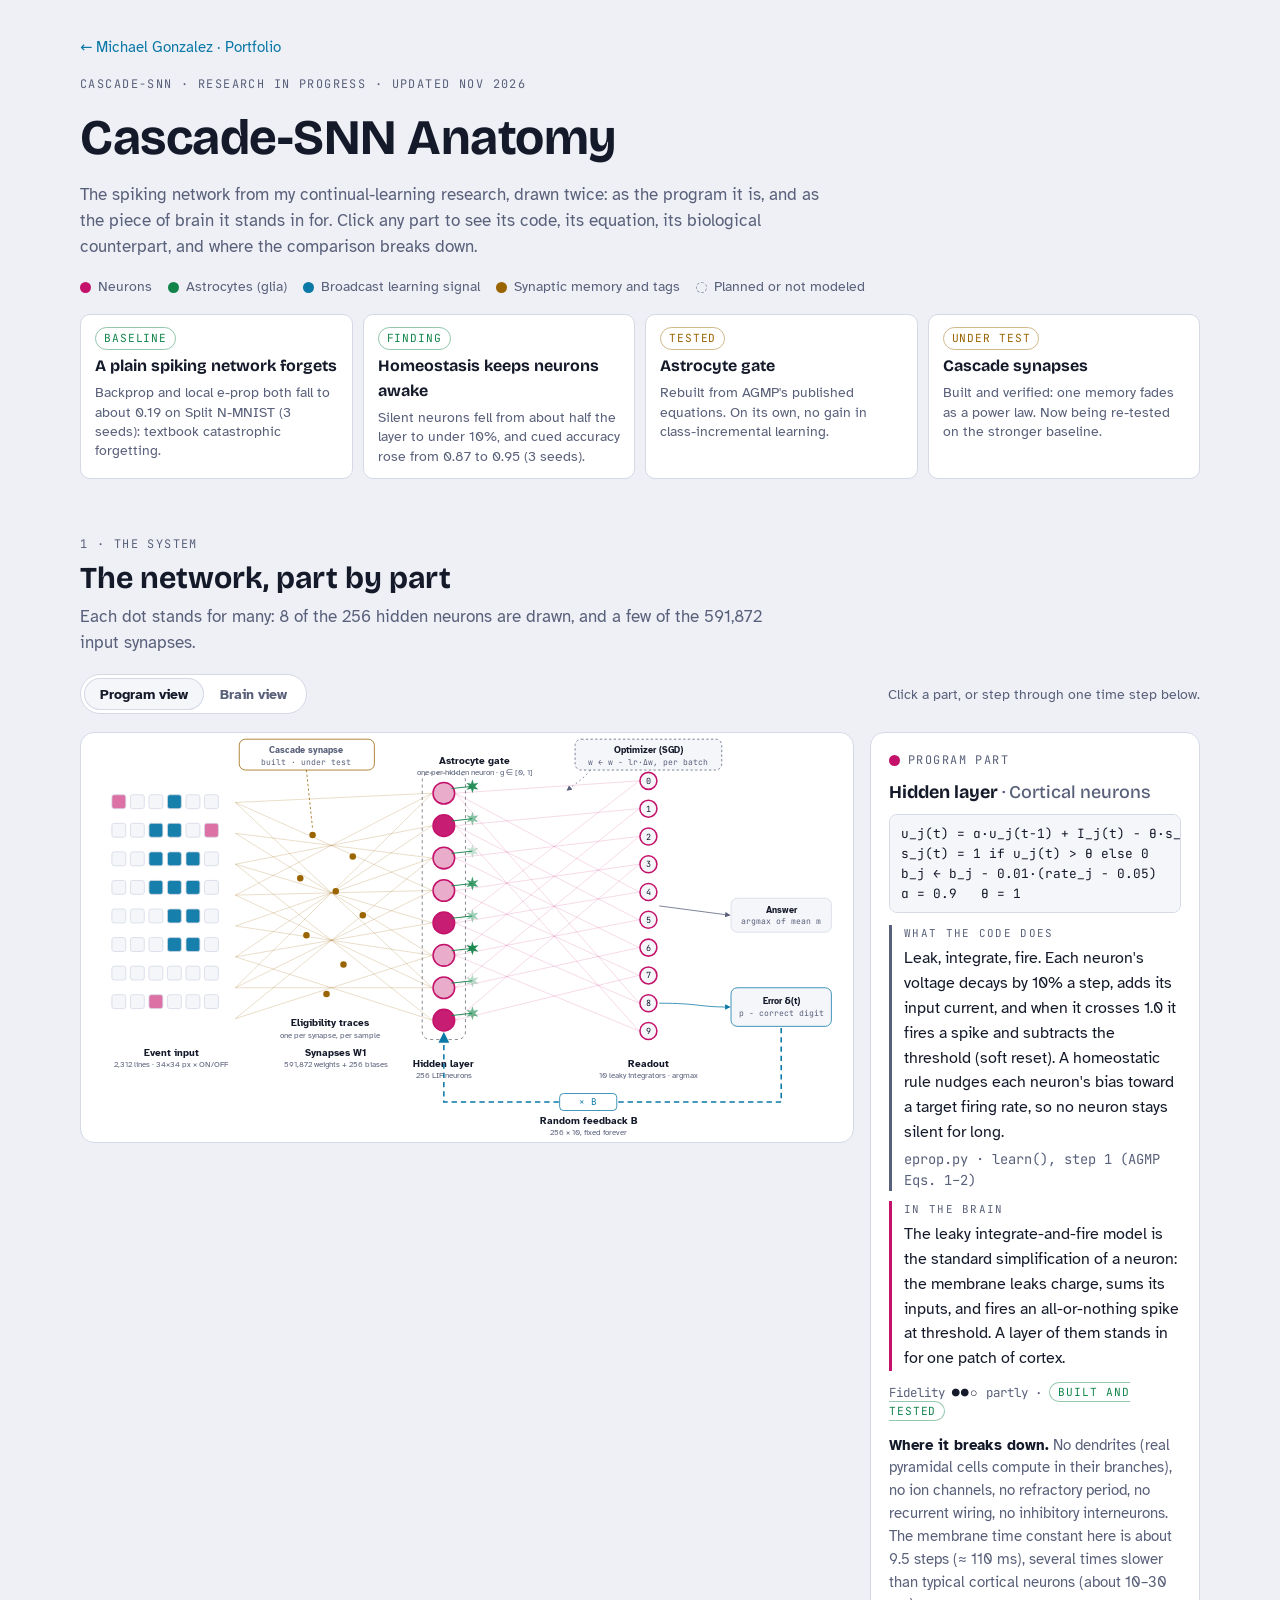
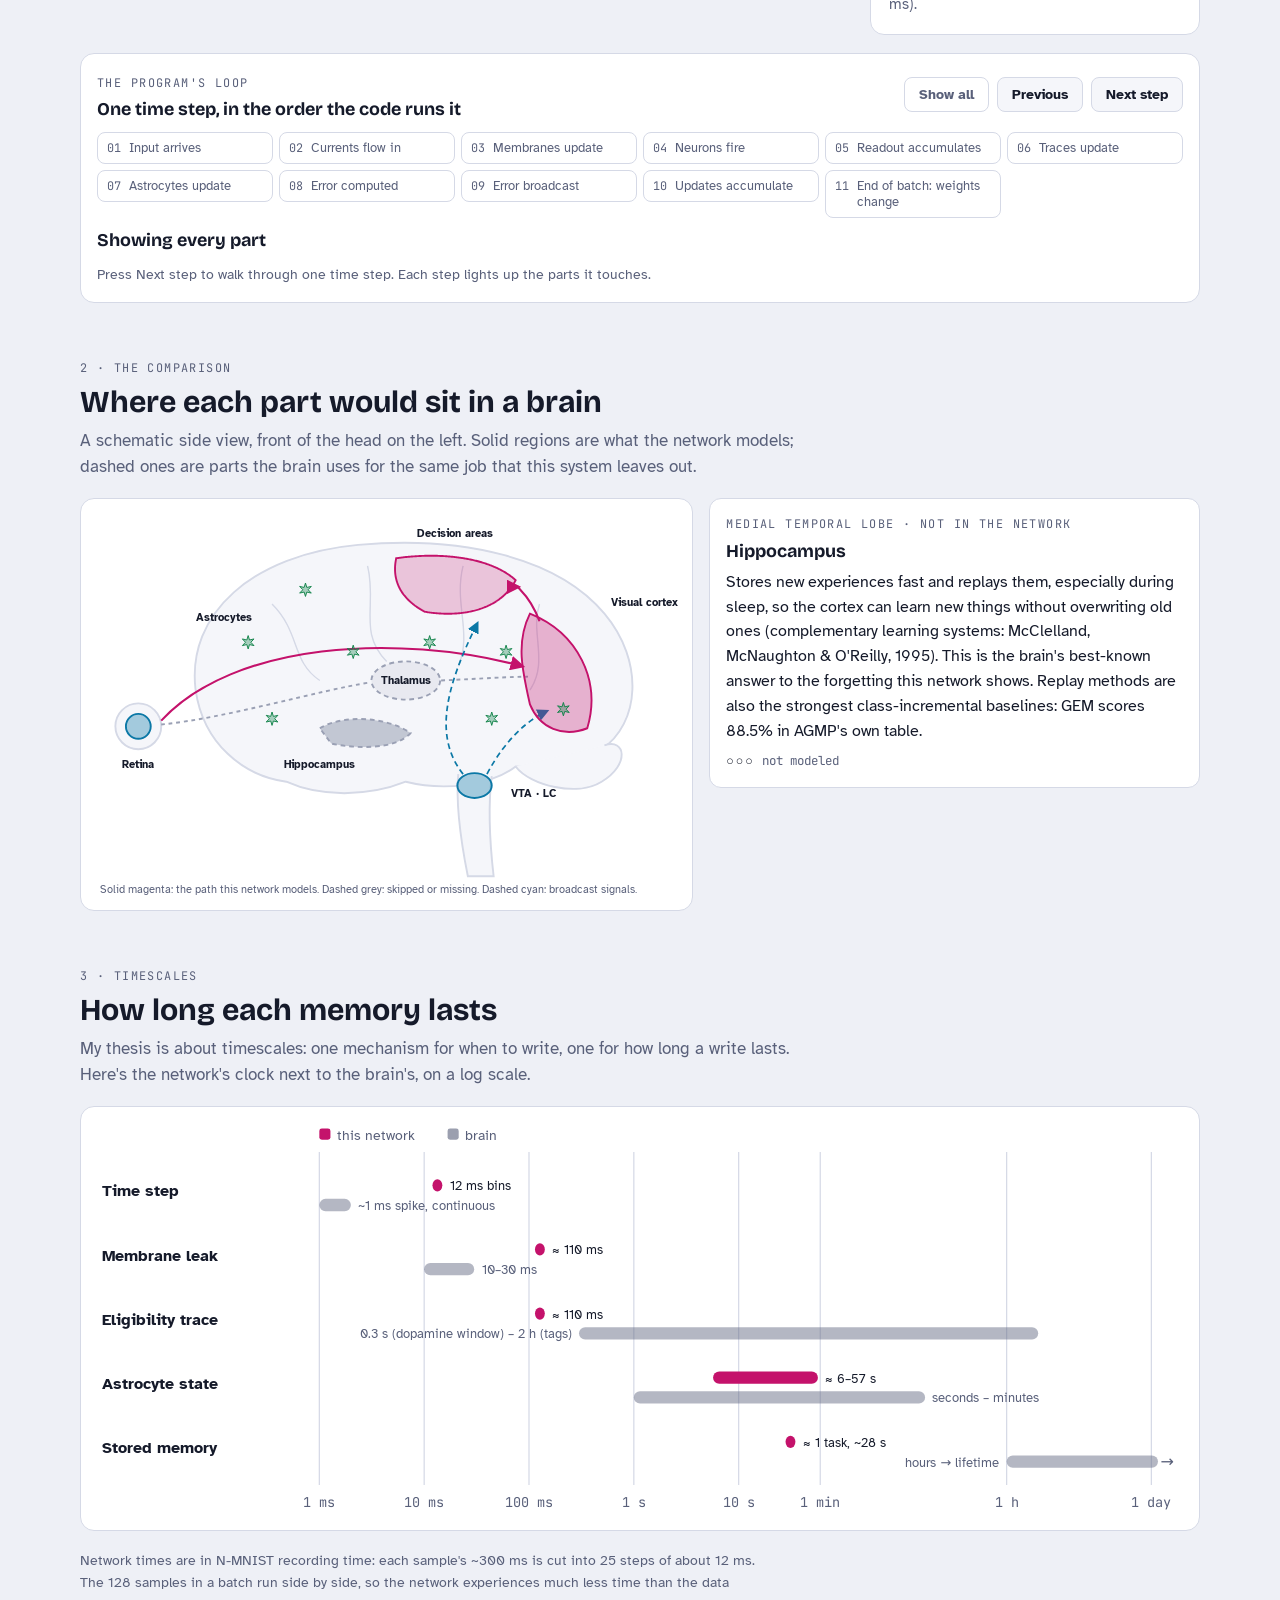
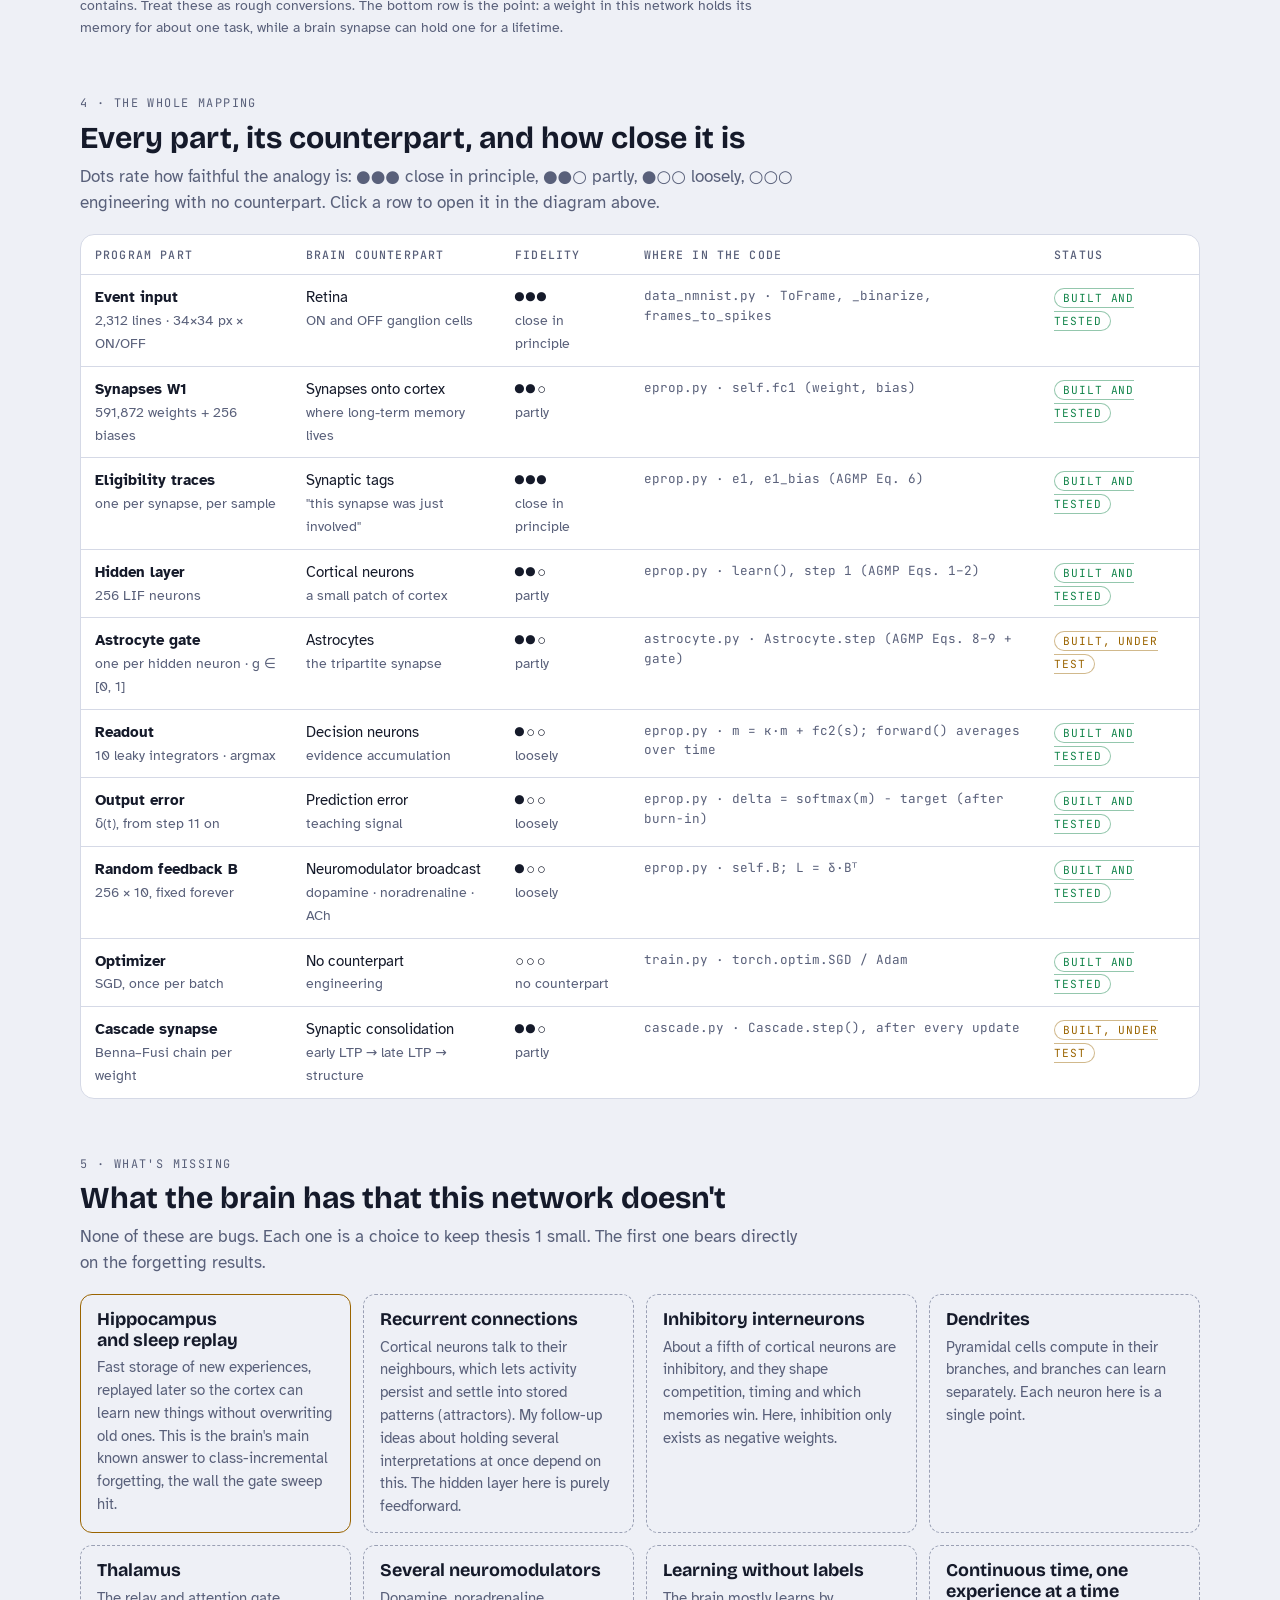
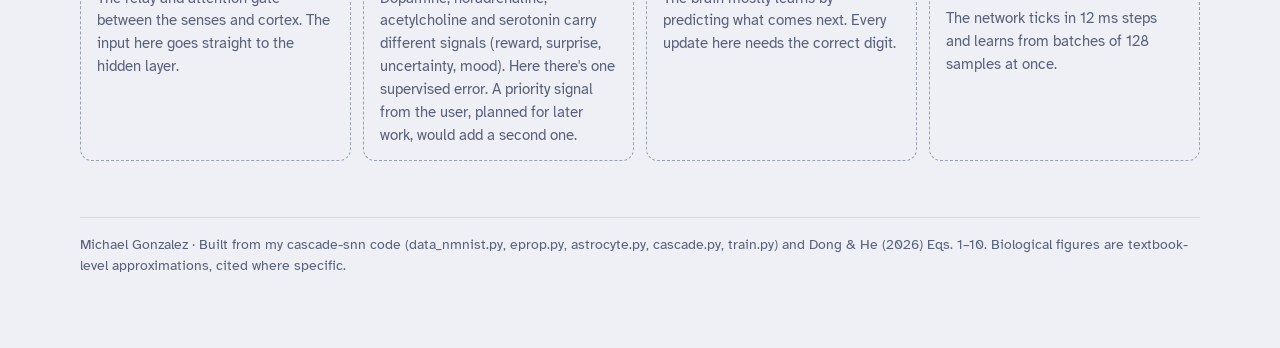
<file: neuromorphic/anatomy.html>
<!doctype html>
<html lang="en">
<head>
<meta charset="utf-8">
<meta name="viewport" content="width=device-width, initial-scale=1, viewport-fit=cover">
<meta name="description" content="An interactive map of Michael Gonzalez's spiking neural network research: each part of the network next to the piece of brain it stands in for.">
<title>Cascade-SNN Anatomy</title>
<link rel="preconnect" href="https://fonts.googleapis.com">
<link rel="preconnect" href="https://fonts.gstatic.com" crossorigin>
<link rel="stylesheet" href="https://fonts.googleapis.com/css2?family=Bricolage+Grotesque:opsz,wght@12..96,500;12..96,700&family=Atkinson+Hyperlegible:ital,wght@0,400;0,700;1,400&family=JetBrains+Mono:wght@400;500&display=swap">
<style>
/* Layout: a fluorescence-microscopy plate. Dark field by default, neurons in magenta,
   astrocytes in green (GFAP-style), broadcast signals in cyan, synaptic tags in amber.
   One wide interactive diagram, then the brain map, timescales and gaps. */
:root {
  --bg: #0a0c13; --surface: #121624; --surface-2: #1a1f31; --line: #2a3148;
  --ink: #e7eaf3; --muted: #8e95ad;
  --neuron: #ff5aa8; --astro: #5ee38c; --signal: #52cfff; --trace: #ffbf47; --missing: #5d647c;
  --glow: 0.55;
  --f-display: "Bricolage Grotesque", "Segoe UI", system-ui, sans-serif;
  --f-body: "Atkinson Hyperlegible", "Segoe UI", system-ui, sans-serif;
  --f-mono: "JetBrains Mono", ui-monospace, "SFMono-Regular", Menlo, monospace;
  color-scheme: dark;
}
@media (prefers-color-scheme: light) {
  :root:not([data-theme="dark"]) {
    --bg: #eef0f6; --surface: #ffffff; --surface-2: #f5f6fa; --line: #d5d9e6;
    --ink: #151a2a; --muted: #59607a;
    --neuron: #c4126b; --astro: #12844a; --signal: #0b78a6; --trace: #9a6400; --missing: #9aa0b4;
    --glow: 0; color-scheme: light;
  }
}
:root[data-theme="light"] {
  --bg: #eef0f6; --surface: #ffffff; --surface-2: #f5f6fa; --line: #d5d9e6;
  --ink: #151a2a; --muted: #59607a;
  --neuron: #c4126b; --astro: #12844a; --signal: #0b78a6; --trace: #9a6400; --missing: #9aa0b4;
  --glow: 0; color-scheme: light;
}
* { box-sizing: border-box; }
body {
  background: var(--bg); color: var(--ink); font-family: var(--f-body); font-size: 16px; line-height: 1.55;
  padding-left: max(16px, env(safe-area-inset-left, 0px)); padding-right: max(16px, env(safe-area-inset-right, 0px));
  padding-block: 28px 64px;
}
.wrap { max-width: 1120px; margin: 0 auto; display: flex; flex-direction: column; gap: 56px; }
h1, h2, h3 { font-family: var(--f-display); text-wrap: balance; margin: 0; line-height: 1.15; }
h1 { font-size: clamp(2rem, 5vw, 3.1rem); font-weight: 700; letter-spacing: -0.01em; }
h2 { font-size: clamp(1.4rem, 3vw, 1.9rem); font-weight: 700; }
h3 { font-size: 1.12rem; font-weight: 700; }
p { margin: 0; }
.lede { color: var(--muted); max-width: 68ch; font-size: 1.05rem; }
.eyebrow { font-family: var(--f-mono); font-size: 0.74rem; letter-spacing: 0.12em; text-transform: uppercase; color: var(--muted); }
code, .mono { font-family: var(--f-mono); font-size: 0.86em; }
section { display: flex; flex-direction: column; gap: 18px; }
.sec-head { display: flex; flex-direction: column; gap: 8px; max-width: 72ch; }

/* header */
header { display: flex; flex-direction: column; gap: 16px; }
.legend { display: flex; flex-wrap: wrap; gap: 8px 16px; font-size: 0.88rem; color: var(--muted); }
.legend span { display: inline-flex; align-items: center; gap: 7px; }
.sw { width: 11px; height: 11px; border-radius: 50%; display: inline-block; }
.sw.neuron { background: var(--neuron); } .sw.astro { background: var(--astro); }
.sw.signal { background: var(--signal); } .sw.trace { background: var(--trace); }
.sw.missing { border: 1.5px dashed var(--missing); }
.status { display: grid; grid-template-columns: repeat(auto-fit, minmax(220px, 1fr)); gap: 10px; }
.stat { background: var(--surface); border: 1px solid var(--line); border-radius: 10px; padding: 12px 14px; display: flex; flex-direction: column; gap: 4px; min-width: 0; }
.stat b { font-family: var(--f-display); font-size: 1rem; }
.stat small { color: var(--muted); font-size: 0.86rem; line-height: 1.4; }
.pill { font-family: var(--f-mono); font-size: 0.7rem; letter-spacing: 0.08em; text-transform: uppercase; padding: 2px 8px; border-radius: 999px; border: 1px solid var(--line); color: var(--muted); align-self: flex-start; }
.pill.done { color: var(--astro); border-color: color-mix(in srgb, var(--astro) 45%, transparent); }
.pill.test { color: var(--trace); border-color: color-mix(in srgb, var(--trace) 45%, transparent); }
.pill.next { color: var(--signal); border-color: color-mix(in srgb, var(--signal) 45%, transparent); }

/* toggle */
.toolbar { display: flex; flex-wrap: wrap; align-items: center; gap: 12px 18px; justify-content: space-between; }
.seg { display: inline-flex; background: var(--surface); border: 1px solid var(--line); border-radius: 999px; padding: 3px; }
.seg button { font: 600 0.9rem var(--f-body); color: var(--muted); background: transparent; border: 0; border-radius: 999px; padding: 7px 16px; cursor: pointer; }
.seg button[aria-pressed="true"] { background: var(--surface-2); color: var(--ink); box-shadow: inset 0 0 0 1px var(--line); }
button:focus-visible, [tabindex]:focus-visible { outline: 2px solid var(--signal); outline-offset: 2px; }
.hint { font-size: 0.86rem; color: var(--muted); }

/* diagram + detail */
.stage { display: grid; grid-template-columns: minmax(0, 1fr) 330px; gap: 16px; align-items: start; }
@media (max-width: 900px) { .stage { grid-template-columns: minmax(0, 1fr); } }
.plate { background: var(--surface); border: 1px solid var(--line); border-radius: 14px; overflow-x: auto; }
.plate svg { display: block; width: 100%; min-width: 720px; height: auto; }
svg text { font-family: var(--f-body); fill: var(--ink); }
svg .lbl { font-size: 13px; font-weight: 700; }
svg .sub { font-size: 11px; fill: var(--muted); }
svg .mono { font-family: var(--f-mono); font-size: 10.5px; fill: var(--muted); }
.part { cursor: pointer; transition: opacity 0.25s; }
.part:hover .hit, .part.sel .hit { stroke: var(--ink); stroke-opacity: 0.55; }
.hit { fill: transparent; stroke: transparent; stroke-width: 1.2; stroke-dasharray: 4 4; }
.dimmed .part:not(.lit) { opacity: 0.22; }
.part.lit .glowable { filter: drop-shadow(0 0 6px currentColor); }

.detail { background: var(--surface); border: 1px solid var(--line); border-radius: 14px; padding: 18px; display: flex; flex-direction: column; gap: 12px; min-width: 0; position: sticky; top: calc(env(safe-area-inset-top, 0px) + 12px); }
@media (max-width: 900px) { .detail { position: static; } }
.detail .kind { display: flex; align-items: center; gap: 8px; }
.detail .pair { display: grid; grid-template-columns: 1fr; gap: 10px; }
.side { border-left: 3px solid var(--line); padding-left: 12px; display: flex; flex-direction: column; gap: 4px; }
.side.prog { border-color: var(--muted); }
.side.brain { border-color: var(--neuron); }
.side .eyebrow { font-size: 0.68rem; }
.eq { font-family: var(--f-mono); font-size: 0.8rem; background: var(--surface-2); border: 1px solid var(--line); border-radius: 8px; padding: 9px 11px; overflow-x: auto; white-space: pre; color: var(--ink); }
.fid { font-family: var(--f-mono); font-size: 0.78rem; color: var(--muted); }
.fid .dots { letter-spacing: 2px; color: var(--ink); }
.breaks { font-size: 0.92rem; color: var(--muted); }
.breaks b { color: var(--ink); }

/* stepper */
.stepper { display: grid; grid-template-columns: minmax(0, 1fr); gap: 12px; background: var(--surface); border: 1px solid var(--line); border-radius: 14px; padding: 16px; }
.steprow { display: flex; flex-wrap: wrap; align-items: center; gap: 10px; justify-content: space-between; }
.stepbtns { display: flex; gap: 8px; }
.btn { font: 700 0.88rem var(--f-body); color: var(--ink); background: var(--surface-2); border: 1px solid var(--line); border-radius: 8px; padding: 8px 14px; cursor: pointer; }
.btn:hover { border-color: var(--muted); }
.btn.ghost { background: transparent; color: var(--muted); }
.steps { list-style: none; margin: 0; padding: 0; display: grid; grid-template-columns: repeat(auto-fill, minmax(160px, 1fr)); gap: 6px; }
.steps li button { width: 100%; text-align: left; font: 0.82rem var(--f-body); color: var(--muted); background: transparent; border: 1px solid var(--line); border-radius: 8px; padding: 7px 9px; cursor: pointer; display: flex; gap: 8px; align-items: baseline; }
.steps li button .n { font-family: var(--f-mono); font-size: 0.74rem; color: var(--muted); }
.steps li button[aria-current="step"] { color: var(--ink); border-color: var(--ink); background: var(--surface-2); }
.stepnow { display: grid; grid-template-columns: minmax(0, 1fr) minmax(0, 1fr); gap: 14px; }
@media (max-width: 700px) { .stepnow { grid-template-columns: minmax(0, 1fr); } }
.stepnow h3 { grid-column: 1 / -1; }

/* brain map */
.brainwrap { display: grid; grid-template-columns: minmax(0, 1.25fr) minmax(0, 1fr); gap: 16px; align-items: start; }
@media (max-width: 900px) { .brainwrap { grid-template-columns: minmax(0, 1fr); } }
.brainplate { background: var(--surface); border: 1px solid var(--line); border-radius: 14px; overflow-x: auto; }
.brainplate svg { display: block; width: 100%; min-width: 520px; height: auto; }
.region { cursor: pointer; }
.region .rfill { transition: fill-opacity 0.2s; }
.region:hover .rfill, .region.sel .rfill { fill-opacity: 0.55; }
.regionlist { display: flex; flex-direction: column; gap: 8px; }
.rcard { background: var(--surface); border: 1px solid var(--line); border-radius: 12px; padding: 16px; display: flex; flex-direction: column; gap: 8px; }

/* timescales */
.ladder { background: var(--surface); border: 1px solid var(--line); border-radius: 14px; padding: 8px 4px; overflow-x: auto; }
.ladder svg { display: block; width: 100%; min-width: 680px; height: auto; }
.note { font-size: 0.9rem; color: var(--muted); max-width: 75ch; }

/* table */
.tablewrap { overflow-x: auto; background: var(--surface); border: 1px solid var(--line); border-radius: 14px; }
table { border-collapse: collapse; width: 100%; min-width: 760px; font-size: 0.92rem; }
th, td { text-align: left; padding: 11px 14px; border-bottom: 1px solid var(--line); vertical-align: top; }
th { font-family: var(--f-mono); font-size: 0.72rem; letter-spacing: 0.1em; text-transform: uppercase; color: var(--muted); font-weight: 500; }
tr:last-child td { border-bottom: 0; }
td .dots { font-family: var(--f-mono); letter-spacing: 2px; }
tbody tr { cursor: pointer; }
tbody tr:hover td { background: var(--surface-2); }

/* gaps */
.gaps { display: grid; grid-template-columns: repeat(auto-fit, minmax(250px, 1fr)); gap: 12px; }
.gap { border: 1.5px dashed var(--missing); border-radius: 12px; padding: 14px 16px; display: flex; flex-direction: column; gap: 6px; min-width: 0; }
.gap.key { border-style: solid; border-color: var(--trace); }
.gap p { font-size: 0.92rem; color: var(--muted); }
.back { color: var(--signal); font-size: 0.92rem; text-decoration: none; align-self: flex-start; }
.back:hover { text-decoration: underline; }
footer { color: var(--muted); font-size: 0.85rem; border-top: 1px solid var(--line); padding-top: 16px; }
@media (prefers-reduced-motion: reduce) { * { transition: none !important; animation: none !important; } }
</style>
</head>
<body>
<div class="wrap">
  <header>
    <a class="back" href="../">← Michael Gonzalez · Portfolio</a>
    <span class="eyebrow">cascade-snn · research in progress · updated Nov 2026</span>
    <h1>Cascade-SNN Anatomy</h1>
    <p class="lede">The spiking network from my continual-learning research, drawn twice: as the program it is, and as the piece of brain it stands in for. Click any part to see its code, its equation, its biological counterpart, and where the comparison breaks down.</p>
    <div class="legend" aria-label="Color key">
      <span><i class="sw neuron"></i>Neurons</span>
      <span><i class="sw astro"></i>Astrocytes (glia)</span>
      <span><i class="sw signal"></i>Broadcast learning signal</span>
      <span><i class="sw trace"></i>Synaptic memory and tags</span>
      <span><i class="sw missing"></i>Planned or not modeled</span>
    </div>
    <div class="status">
      <div class="stat"><span class="pill done">Baseline</span><b>A plain spiking network forgets</b><small>Backprop and local e-prop both fall to about 0.19 on Split N-MNIST (3 seeds): textbook catastrophic forgetting.</small></div>
      <div class="stat"><span class="pill done">Finding</span><b>Homeostasis keeps neurons awake</b><small>Silent neurons fell from about half the layer to under 10%, and cued accuracy rose from 0.87 to 0.95 (3 seeds).</small></div>
      <div class="stat"><span class="pill test">Tested</span><b>Astrocyte gate</b><small>Rebuilt from AGMP's published equations. On its own, no gain in class-incremental learning.</small></div>
      <div class="stat"><span class="pill test">Under test</span><b>Cascade synapses</b><small>Built and verified: one memory fades as a power law. Now being re-tested on the stronger baseline.</small></div>
    </div>
  </header>

  <section aria-labelledby="sys-h">
    <div class="sec-head">
      <span class="eyebrow">1 · the system</span>
      <h2 id="sys-h">The network, part by part</h2>
      <p class="lede">Each dot stands for many: 8 of the 256 hidden neurons are drawn, and a few of the 591,872 input synapses.</p>
    </div>
    <div class="toolbar">
      <div class="seg" role="group" aria-label="Label the diagram as">
        <button type="button" id="view-prog" aria-pressed="true">Program view</button>
        <button type="button" id="view-brain" aria-pressed="false">Brain view</button>
      </div>
      <span class="hint">Click a part, or step through one time step below.</span>
    </div>
    <div class="stage">
      <div class="plate"><svg id="net" viewBox="0 0 1000 530" role="img" aria-label="Network diagram: event inputs, synapses, hidden LIF neurons with astrocytes, readout neurons, error and random feedback"></svg></div>
      <aside class="detail" id="detail" aria-live="polite"></aside>
    </div>

    <div class="stepper" id="stepper">
      <div class="steprow">
        <div><span class="eyebrow">the program's loop</span><h3 style="margin-top:4px">One time step, in the order the code runs it</h3></div>
        <div class="stepbtns">
          <button type="button" class="btn ghost" id="step-off">Show all</button>
          <button type="button" class="btn" id="step-prev">Previous</button>
          <button type="button" class="btn" id="step-next">Next step</button>
        </div>
      </div>
      <ol class="steps" id="steplist"></ol>
      <div class="stepnow" id="stepnow"></div>
    </div>
  </section>

  <section aria-labelledby="brain-h">
    <div class="sec-head">
      <span class="eyebrow">2 · the comparison</span>
      <h2 id="brain-h">Where each part would sit in a brain</h2>
      <p class="lede">A schematic side view, front of the head on the left. Solid regions are what the network models; dashed ones are parts the brain uses for the same job that this system leaves out.</p>
    </div>
    <div class="brainwrap">
      <div class="brainplate"><svg id="brain" viewBox="0 0 640 430" role="img" aria-label="Schematic brain with the regions this network corresponds to"></svg></div>
      <div class="regionlist"><div class="rcard" id="rcard"></div></div>
    </div>
  </section>

  <section aria-labelledby="time-h">
    <div class="sec-head">
      <span class="eyebrow">3 · timescales</span>
      <h2 id="time-h">How long each memory lasts</h2>
      <p class="lede">My thesis is about timescales: one mechanism for when to write, one for how long a write lasts. Here's the network's clock next to the brain's, on a log scale.</p>
    </div>
    <div class="ladder"><svg id="ladder" viewBox="0 0 900 330" role="img" aria-label="Timescale comparison on a log axis from 1 millisecond to about a day"></svg></div>
    <p class="note">Network times are in N-MNIST recording time: each sample's ~300 ms is cut into 25 steps of about 12 ms. The 128 samples in a batch run side by side, so the network experiences much less time than the data contains. Treat these as rough conversions. The bottom row is the point: a weight in this network holds its memory for about one task, while a brain synapse can hold one for a lifetime.</p>
  </section>

  <section aria-labelledby="table-h">
    <div class="sec-head">
      <span class="eyebrow">4 · the whole mapping</span>
      <h2 id="table-h">Every part, its counterpart, and how close it is</h2>
      <p class="lede">Dots rate how faithful the analogy is: ●●● close in principle, ●●○ partly, ●○○ loosely, ○○○ engineering with no counterpart. Click a row to open it in the diagram above.</p>
    </div>
    <div class="tablewrap"><table><thead><tr><th>Program part</th><th>Brain counterpart</th><th>Fidelity</th><th>Where in the code</th><th>Status</th></tr></thead><tbody id="maptable"></tbody></table></div>
  </section>

  <section aria-labelledby="gap-h">
    <div class="sec-head">
      <span class="eyebrow">5 · what's missing</span>
      <h2 id="gap-h">What the brain has that this network doesn't</h2>
      <p class="lede">None of these are bugs. Each one is a choice to keep thesis 1 small. The first one bears directly on the forgetting results.</p>
    </div>
    <div class="gaps" id="gaps"></div>
  </section>

  <footer>Michael Gonzalez · Built from my cascade-snn code (data_nmnist.py, eprop.py, astrocyte.py, cascade.py, train.py) and Dong &amp; He (2026) Eqs. 1–10. Biological figures are textbook-level approximations, cited where specific.</footer>
</div>

<script>
(() => {
  const NS = "http://www.w3.org/2000/svg";
  const FID = { close: ["●●●", "close in principle"], partial: ["●●○", "partly"], loose: ["●○○", "loosely"], none: ["○○○", "no counterpart"], planned: ["◌◌◌", "planned"] };
  const STATUS = { built: ["Built and tested", "done"], test: ["Built, under test", "test"], planned: ["Planned", "next"], off: ["Built, off by default", ""] };

  const P = {
    input: {
      prog: "Event input", brain: "Retina",
      progSub: "2,312 lines · 34×34 px × ON/OFF", brainSub: "ON and OFF ganglion cells",
      color: "signal", code: "data_nmnist.py · ToFrame, _binarize, frames_to_spikes",
      eq: "x_i(t) ∈ {0, 1}     i = 1 … 2,312\n25 time steps per sample (~12 ms each)",
      does: "Every time step, each of 2,312 lines carries a spike or nothing: one line per pixel per polarity (got brighter, got darker). No rate coding here; the camera made the spikes.",
      bio: "The camera that recorded N-MNIST (a DVS) was designed after the retina. Its pixels report only changes, like ON and OFF retinal ganglion cells, and the recording's three small camera movements imitate eye saccades.",
      fid: "close",
      breaks: "34×34 pixels instead of about a million ganglion cells per eye, no center-surround filtering, no color. And the signal jumps straight into the \"cortex\": no thalamus, no V1 → V2 hierarchy.",
      status: "built"
    },
    w1: {
      prog: "Synapses W1", brain: "Synapses onto cortex",
      progSub: "591,872 weights + 256 biases", brainSub: "where long-term memory lives",
      color: "trace", code: "eprop.py · self.fc1 (weight, bias)",
      eq: "I_j(t) = Σ_i W1_ji · x_i(t) + b1_j",
      does: "Each input spike adds its weight to the receiving neuron's current. These numbers are the network's long-term memory: learning means changing them.",
      bio: "A synapse's strength sets how far one incoming spike moves the receiving neuron's voltage. Long-term memory is stored in these strengths, in brains and in this network alike.",
      fid: "partial",
      breaks: "Every input connects to every hidden neuron, and one input can excite one neuron and inhibit another. Real neurons are either excitatory or inhibitory for all their outputs (Dale's law), and wiring is sparse. Each weight is a single number; real synapses store memory in several biochemical stages. <b>That gap is my thesis: the cascade adds those stages.</b>",
      status: "built"
    },
    hidden: {
      prog: "Hidden layer", brain: "Cortical neurons",
      progSub: "256 LIF neurons", brainSub: "a small patch of cortex",
      color: "neuron", code: "eprop.py · learn(), step 1 (AGMP Eqs. 1–2)",
      eq: "u_j(t) = α·u_j(t−1) + I_j(t) − θ·s_j(t−1)\ns_j(t) = 1 if u_j(t) > θ else 0\nb_j ← b_j − 0.01·(rate_j − 0.05)\nα = 0.9   θ = 1",
      does: "Leak, integrate, fire. Each neuron's voltage decays by 10% a step, adds its input current, and when it crosses 1.0 it fires a spike and subtracts the threshold (soft reset). A homeostatic rule nudges each neuron's bias toward a target firing rate, so no neuron stays silent for long.",
      bio: "The leaky integrate-and-fire model is the standard simplification of a neuron: the membrane leaks charge, sums its inputs, and fires an all-or-nothing spike at threshold. A layer of them stands in for one patch of cortex.",
      fid: "partial",
      breaks: "No dendrites (real pyramidal cells compute in their branches), no ion channels, no refractory period, no recurrent wiring, no inhibitory interneurons. The membrane time constant here is about 9.5 steps (≈ 110 ms), several times slower than typical cortical neurons (about 10–30 ms).",
      status: "built"
    },
    readout: {
      prog: "Readout", brain: "Decision neurons",
      progSub: "10 leaky integrators · argmax", brainSub: "evidence accumulation",
      color: "neuron", code: "eprop.py · m = κ·m + fc2(s); forward() averages over time",
      eq: "m_k(t) = κ·m_k(t−1) + Σ_j W2_kj·s_j(t) + b2_k\nanswer = argmax_k  mean_t m_k(t)     κ = 0.9",
      does: "One neuron per digit. Each one accumulates evidence from hidden spikes and never fires. At the end, the digit with the highest average voltage is the answer.",
      bio: "In decision tasks, neurons in parietal and prefrontal cortex ramp up as evidence for one choice builds, until one choice wins. That's the evidence-accumulation (drift-diffusion) picture.",
      fid: "loose",
      breaks: "These neurons never spike, and the final choice is an argmax computed by the program, not a competition between neurons. <b>In class-incremental learning this layer is where most of the forgetting happens:</b> training on new digits pushes the old digits' scores down.",
      status: "built"
    },
    trace: {
      prog: "Eligibility traces", brain: "Synaptic tags",
      progSub: "one per synapse, per sample", brainSub: "\"this synapse was just involved\"",
      color: "trace", code: "eprop.py · e1, e1_bias (AGMP Eq. 6)",
      eq: "e_ji(t) = λ_e·e_ji(t−1) + ψ_j(t)·x_i(t)\nψ(u) = γ·max(0, 1 − |u − θ|/θ)     λ_e = 0.9  γ = 0.3",
      does: "Each synapse keeps a fading record of \"my input arrived while my neuron was close to firing\". It's a candidate change, waiting for the error signal to say whether to make it.",
      bio: "Recently active synapses get a temporary tag, and a later signal can turn that tag into a lasting change. Dopamine strengthens a synapse only if it arrives within about 0.3–2 seconds of the activity (Yagishita et al., 2014). Molecular tags can last 1–2 hours (Frey & Morris, 1997).",
      fid: "close",
      breaks: "Ours fade within about 10 steps (≈ 110 ms), far shorter than biological tags. ψ, the surrogate gradient, is a mathematical stand-in for how sensitive a spike is to voltage; no specific molecule plays that role.",
      status: "built"
    },
    error: {
      prog: "Output error", brain: "Prediction error",
      progSub: "δ(t), from step 11 on", brainSub: "teaching signal",
      color: "signal", code: "eprop.py · delta = softmax(m) − target (after burn-in)",
      eq: "δ_k(t) = softmax(m(t))_k − [k = correct digit]\nskipped for the first 10 steps (burn-in)",
      does: "At each step after the first 10, compares the readout's current opinion with the correct digit, giving 10 numbers: how wrong each digit's score is.",
      bio: "The nearest brain analog is a prediction-error signal, such as dopamine's reward prediction error: the difference between what was expected and what happened.",
      fid: "loose",
      breaks: "This needs the correct answer for every sample. Brains rarely get a labeled answer, and a personal AI learning from someone's life won't either. Removing labels is the self-supervised step planned for later work.",
      status: "built"
    },
    B: {
      prog: "Random feedback B", brain: "Neuromodulator broadcast",
      progSub: "256 × 10, fixed forever", brainSub: "dopamine · noradrenaline · ACh",
      color: "signal", code: "eprop.py · self.B;  L = δ·Bᵀ",
      eq: "L_j(t) = Σ_k B_jk · δ_k(t)\nB ~ Normal(0, 1/√10), never trained",
      does: "Sends each hidden neuron a mix of the 10 output errors through a fixed random matrix. That mix is the neuron's learning signal. My runs show it still teaches: each task is learned to 92–100%.",
      bio: "Diffuse neuromodulator systems broadcast widely: dopamine from the VTA, noradrenaline from the locus coeruleus, acetylcholine from the basal forebrain. Feedback alignment (Lillicrap et al., 2016) showed that random fixed feedback can still teach a network, one proposed answer to how a brain could learn without sending exact weights backward.",
      fid: "loose",
      breaks: "Neuromodulators carry a few signals to whole regions; this sends a different 10-number mix to every neuron, and it carries supervised errors, not rewards.",
      status: "built"
    },
    astro: {
      prog: "Astrocyte gate", brain: "Astrocytes",
      progSub: "one per hidden neuron · g ∈ [0, 1]", brainSub: "the tripartite synapse",
      color: "astro", code: "astrocyte.py · Astrocyte.step (AGMP Eqs. 8–9 + gate)",
      eq: "φ = η_u|u| + η_s Σ|w|·s + η_o·s\na ← λ_a·a + (1 − λ_a)·φ\ng = σ(k_g · (a − μ)/σ_a + β_g)",
      does: "Tracks each neuron's long-run activity, compares it with the rest of the layer, and turns it into a write permission between 0 (frozen) and 1 (free) that multiplies the neuron's updates.",
      bio: "Astrocytes are glial cells whose fine processes wrap around synapses. They sense activity through slow calcium signals lasting seconds to minutes and release gliotransmitters such as D-serine, which some forms of long-term potentiation need (Henneberger et al., 2010). They can switch plasticity on or off locally.",
      fid: "partial",
      breaks: "One astrocyte per neuron here; a real one covers about 140,000 synapses in rodents and up to around 2 million in humans, spread over many neurons. The layer-wise normalization has no known biological counterpart. <b>First sweep:</b> no setting beat the plain network (best 0.177 vs 0.189), and gating both layers with the slow timescale froze 42% of neurons so new tasks reached only 49%.",
      status: "test"
    },
    optimizer: {
      prog: "Optimizer", brain: "No counterpart",
      progSub: "SGD, once per batch", brainSub: "engineering",
      color: "missing", code: "train.py · torch.optim.SGD / Adam",
      eq: "w ← w − lr · Σ_t (g · L · e)      lr = 0.05\nonce per batch of 128 samples × 25 steps",
      does: "Collects the summed update from a whole batch and applies it to every weight at once.",
      bio: "The learning rate is a crude stand-in for how strongly plasticity acts. Batching has no counterpart: a brain learns one experience at a time, as it happens.",
      fid: "none",
      breaks: "Adam's per-weight scaling would cancel the astrocyte gate, which is why the gate experiments use plain SGD.",
      status: "built"
    },
    cascade: {
      prog: "Cascade synapse", brain: "Synaptic consolidation",
      progSub: "Benna–Fusi chain per weight", brainSub: "early LTP → late LTP → structure",
      color: "trace", code: "cascade.py · Cascade.step(), after every update",
      eq: "C_k du_k/dt = g_(k−1)(u_(k−1) − u_k) + g_k(u_(k+1) − u_k)\nC_k = 2^(k−1)    g_k = 2^−(k−1) / τ₁    w = u_1",
      does: "Each single-number weight becomes a chain of coupled variables, like beakers of water joined by thinner and thinner tubes. A write lands in the fast first one and slowly leaks into deeper, slower ones, so memories fade as a power law instead of all at once.",
      bio: "Real synaptic memory moves through stages: early LTP (minutes to hours, using existing proteins), late LTP (needs new proteins), then structural changes to the spine that can last a lifetime.",
      fid: "partial",
      breaks: "Built and verified: a single write fades with a log-log slope of −0.50, as Benna & Fusi predict, while a one-variable synapse fades exponentially. Each weight now carries several numbers, which matters for chip memory. <b>Open question:</b> whether it improves retention on the stabilized network. That re-test is running.",
      status: "test"
    }
  };
  const ORDER = ["input", "w1", "trace", "hidden", "astro", "readout", "error", "B", "optimizer", "cascade"];

  let view = "prog";
  let selected = "hidden";
  let step = -1;

  // ---------- network diagram ----------
  const svg = document.getElementById("net");
  const el = (tag, attrs, parent) => { const e = document.createElementNS(NS, tag); for (const k in attrs) e.setAttribute(k, attrs[k]); (parent || svg).appendChild(e); return e; };
  const col = c => `var(--${c})`;
  const groups = {};
  const part = (id, label) => { const g = el("g", { class: "part", "data-id": id, tabindex: "0", role: "button", "aria-label": label }); groups[id] = g; return g; };
  const labels = [];
  const label = (g, x, y, id, anchor = "middle") => {
    const t = el("text", { x, y, "text-anchor": anchor, class: "lbl" }, g);
    const s = el("text", { x, y: y + 15, "text-anchor": anchor, class: "sub" }, g);
    labels.push({ t, s, id });
  };

  const defs = el("defs", {});
  const mk = (id, c) => { const m = el("marker", { id, viewBox: "0 0 10 10", refX: "8", refY: "5", markerWidth: "7", markerHeight: "7", orient: "auto-start-reverse" }, defs); el("path", { d: "M0,0 L10,5 L0,10 z", fill: col(c) }, m); };
  mk("arr-sig", "signal"); mk("arr-mut", "muted");

  const hiddenY = [78, 120, 162, 204, 246, 288, 330, 372];
  const readY = Array.from({ length: 10 }, (_, k) => 62 + k * 36);
  const HX = 470, RX = 735;

  // W1 synapses (lines) + traces (amber dots)
  const gW1 = part("w1", "Synapses W1");
  const srcY = [90, 130, 170, 210, 250, 290, 330, 370];
  el("rect", { class: "hit", x: 205, y: 60, width: 245, height: 335, rx: 10 }, gW1);
  srcY.forEach((y1, a) => hiddenY.forEach((y2, b) => {
    if ((a + b) % 3 === 0) el("line", { x1: 200, y1, x2: HX - 15, y2, stroke: col("trace"), "stroke-opacity": 0.28, "stroke-width": 1 }, gW1);
  }));
  label(gW1, 330, 418, "w1");

  const gTr = part("trace", "Eligibility traces");
  el("rect", { class: "hit", x: 268, y: 95, width: 110, height: 270, rx: 10 }, gTr);
  [[300, 132], [330, 205], [352, 160], [292, 262], [340, 300], [318, 338], [365, 236], [284, 188]].forEach(([x, y]) => {
    el("circle", { cx: x, cy: y, r: 4.2, fill: col("trace"), class: "glowable", style: "color:var(--trace)" }, gTr);
  });
  label(gTr, 323, 380, "trace");

  // Input grid
  const gIn = part("input", "Event input");
  el("rect", { class: "hit", x: 22, y: 60, width: 190, height: 335, rx: 10 }, gIn);
  const lit = new Set([3, 8, 9, 14, 15, 20, 21, 22, 27, 33, 34, 28, 16]);
  for (let r = 0; r < 8; r++) for (let c = 0; c < 6; c++) {
    const i = r * 6 + c, on = lit.has(i), off = (i * 7) % 11 === 0;
    el("rect", { x: 40 + c * 24, y: 80 + r * 37, width: 18, height: 18, rx: 3,
      fill: on ? col("signal") : off ? col("neuron") : col("surface-2"),
      "fill-opacity": on ? 0.95 : off ? 0.6 : 1, stroke: col("line") }, gIn);
  }
  label(gIn, 117, 418, "input");

  // Optimizer
  const gOpt = part("optimizer", "Optimizer");
  el("rect", { x: 640, y: 8, width: 190, height: 40, rx: 8, fill: col("surface-2"), stroke: col("muted"), "stroke-dasharray": "3 3" }, gOpt);
  el("text", { x: 735, y: 26, "text-anchor": "middle", class: "lbl", style: "font-size:12px" }, gOpt).textContent = "Optimizer (SGD)";
  el("text", { x: 735, y: 41, "text-anchor": "middle", class: "mono" }, gOpt).textContent = "w ← w − lr·Δw, per batch";
  el("path", { d: "M660,48 C650,60 640,66 630,74", fill: "none", stroke: col("muted"), "stroke-dasharray": "2 4", "marker-end": "url(#arr-mut)" }, gOpt);

  // Cascade (planned) badge on a synapse
  const gCas = part("cascade", "Cascade synapse");
  el("rect", { x: 205, y: 8, width: 175, height: 40, rx: 8, fill: "none", stroke: col("trace") }, gCas);
  el("text", { x: 292, y: 26, "text-anchor": "middle", class: "lbl", style: "font-size:12px;fill:var(--muted)" }, gCas).textContent = "Cascade synapse";
  el("text", { x: 292, y: 41, "text-anchor": "middle", class: "mono" }, gCas).textContent = "built · under test";
  el("line", { x1: 292, y1: 48, x2: 300, y2: 124, stroke: col("trace"), "stroke-dasharray": "3 3" }, gCas);

  // W2 lines (part of readout)
  const gRead = part("readout", "Readout");
  el("rect", { class: "hit", x: 485, y: 50, width: 285, height: 360, rx: 10 }, gRead);
  hiddenY.forEach((y1, a) => readY.forEach((y2, b) => {
    if ((a * 3 + b) % 4 === 0) el("line", { x1: HX + 15, y1, x2: RX - 12, y2, stroke: col("neuron"), "stroke-opacity": 0.2 }, gRead);
  }));
  readY.forEach((y, k) => {
    el("circle", { cx: RX, cy: y, r: 11, fill: col("surface-2"), stroke: col("neuron"), "stroke-width": 2, class: "glowable", style: "color:var(--neuron)" }, gRead);
    el("text", { x: RX, y: y + 4, "text-anchor": "middle", style: "font-size:11px;font-family:var(--f-mono)" }, gRead).textContent = k;
  });
  el("path", { d: `M${RX + 14},${readY[4] + 18} L840,236`, stroke: col("muted"), "marker-end": "url(#arr-mut)", fill: "none" }, gRead);
  el("rect", { x: 842, y: 214, width: 130, height: 44, rx: 8, fill: col("surface-2"), stroke: col("line") }, gRead);
  el("text", { x: 907, y: 233, "text-anchor": "middle", class: "lbl", style: "font-size:12px" }, gRead).textContent = "Answer";
  el("text", { x: 907, y: 248, "text-anchor": "middle", class: "mono" }, gRead).textContent = "argmax of mean m";
  label(gRead, RX, 432, "readout");

  // Hidden neurons
  const gHid = part("hidden", "Hidden layer");
  el("rect", { class: "hit", x: HX - 28, y: 52, width: 56, height: 345, rx: 10 }, gHid);
  hiddenY.forEach((y, i) => {
    el("circle", { cx: HX, cy: y, r: 14, fill: col("neuron"), "fill-opacity": i % 3 === 1 ? 0.95 : 0.35, stroke: col("neuron"), "stroke-width": 2, class: "glowable", style: "color:var(--neuron)" }, gHid);
  });
  label(gHid, HX, 432, "hidden");

  // Astrocytes: star shapes beside each hidden neuron
  const gAst = part("astro", "Astrocyte gate");
  el("rect", { class: "hit", x: HX + 16, y: 52, width: 44, height: 345, rx: 10 }, gAst);
  const star = (cx, cy, r1, r2, n) => { let p = ""; for (let i = 0; i < n * 2; i++) { const r = i % 2 ? r2 : r1, a = Math.PI * i / n - Math.PI / 2; p += `${(cx + r * Math.cos(a)).toFixed(1)},${(cy + r * Math.sin(a)).toFixed(1)} `; } return p; };
  hiddenY.forEach((y, i) => {
    const cx = HX + 37, cy = y - 9;
    el("line", { x1: HX + 10, y1: y - 6, x2: cx, y2: cy, stroke: col("astro"), "stroke-width": 1.2 }, gAst);
    el("polygon", { points: star(cx, cy, 9, 3.6, 6), fill: col("astro"), "fill-opacity": [0.9, 0.5, 0.25, 0.8, 0.4, 0.95, 0.3, 0.6][i], class: "glowable", style: "color:var(--astro)" }, gAst);
  });
  label(gAst, HX + 40, 40, "astro");

  // Error box
  const gErr = part("error", "Output error");
  el("rect", { x: 842, y: 330, width: 130, height: 50, rx: 8, fill: col("surface-2"), stroke: col("signal") }, gErr);
  el("text", { x: 907, y: 351, "text-anchor": "middle", class: "lbl", style: "font-size:12px" }, gErr).textContent = "Error δ(t)";
  el("text", { x: 907, y: 367, "text-anchor": "middle", class: "mono" }, gErr).textContent = "p − correct digit";
  el("path", { d: `M${RX + 14},${readY[8]} C800,${readY[8]} 800,355 840,355`, fill: "none", stroke: col("signal"), "marker-end": "url(#arr-sig)" }, gErr);

  // Random feedback B
  const gB = part("B", "Random feedback B");
  el("path", { d: `M907,382 L907,478 L${HX},478 L${HX},${hiddenY[7] + 18}`, fill: "none", stroke: col("signal"), "stroke-width": 2, "stroke-dasharray": "7 5", "marker-end": "url(#arr-sig)", class: "glowable", style: "color:var(--signal)" }, gB);
  el("rect", { class: "hit", x: HX - 10, y: 463, width: 460, height: 30, rx: 8 }, gB);
  el("rect", { x: 620, y: 467, width: 74, height: 22, rx: 5, fill: col("surface"), stroke: col("signal") }, gB);
  el("text", { x: 657, y: 482, "text-anchor": "middle", style: "font-size:12px;font-family:var(--f-mono);fill:var(--signal)" }, gB).textContent = "× B";
  label(gB, 657, 506, "B");

  // labels text
  function relabel() {
    labels.forEach(({ t, s, id }) => {
      const p = P[id];
      t.textContent = view === "prog" ? p.prog : p.brain;
      s.textContent = view === "prog" ? p.progSub : p.brainSub;
    });
    // B label sits on the line: keep it short
  }

  // ---------- detail panel ----------
  const detail = document.getElementById("detail");
  function renderDetail(id) {
    const p = P[id], f = FID[p.fid], s = STATUS[p.status];
    detail.innerHTML = `
      <div class="kind"><i class="sw ${p.color === "missing" ? "missing" : p.color}"></i><span class="eyebrow">${view === "prog" ? "program part" : "brain counterpart"}</span></div>
      <h3>${view === "prog" ? p.prog : p.brain}<span style="color:var(--muted);font-weight:500"> · ${view === "prog" ? p.brain : p.prog}</span></h3>
      <div class="eq">${p.eq}</div>
      <div class="pair">
        <div class="side prog"><span class="eyebrow">what the code does</span><p>${p.does}</p><span class="mono" style="color:var(--muted)">${p.code}</span></div>
        <div class="side brain"><span class="eyebrow">in the brain</span><p>${p.bio}</p></div>
      </div>
      <div class="fid">Fidelity <span class="dots">${f[0]}</span> ${f[1]} · <span class="pill ${s[1]}" style="vertical-align:1px">${s[0]}</span></div>
      <p class="breaks"><b>Where it breaks down.</b> ${p.breaks}</p>`;
  }
  function select(id) {
    selected = id;
    Object.entries(groups).forEach(([k, g]) => g.classList.toggle("sel", k === id));
    renderDetail(id);
  }
  Object.entries(groups).forEach(([id, g]) => {
    g.addEventListener("click", () => select(id));
    g.addEventListener("keydown", e => { if (e.key === "Enter" || e.key === " ") { e.preventDefault(); select(id); } });
  });

  const bP = document.getElementById("view-prog"), bB = document.getElementById("view-brain");
  function setView(v) { view = v; bP.setAttribute("aria-pressed", v === "prog"); bB.setAttribute("aria-pressed", v === "brain"); relabel(); renderDetail(selected); try { localStorage.setItem("csnn-view", v); } catch (e) {} }
  bP.addEventListener("click", () => setView("prog"));
  bB.addEventListener("click", () => setView("brain"));

  // ---------- stepper ----------
  const STEPS = [
    { t: "Input arrives", ids: ["input"], code: "x = spike_input[t]", prog: "2,312 lines each carry a spike or silence for this 12 ms bin.", brain: "Photoreceptors register a change in light; ON or OFF ganglion cells fire." },
    { t: "Currents flow in", ids: ["input", "w1"], code: "I = fc1(x)", prog: "Each spike is multiplied by its synapse's weight and summed per hidden neuron.", brain: "Neurotransmitter released at each synapse moves the receiving cell's voltage, more for stronger synapses." },
    { t: "Membranes update", ids: ["hidden"], code: "u = α·u + I − θ·s", prog: "Voltage leaks 10%, adds the input current, and subtracts the threshold if the neuron fired last step.", brain: "Charge leaks out through the membrane while synaptic currents push it up or down." },
    { t: "Neurons fire", ids: ["hidden"], code: "ψ = surrogate(u); s = (u > θ)", prog: "Neurons above threshold emit a spike. ψ records how close each neuron came, for learning.", brain: "Cells that reach threshold fire an action potential down the axon." },
    { t: "Readout accumulates", ids: ["readout"], code: "m = κ·m + fc2(s)", prog: "Each digit's readout neuron adds evidence from the hidden spikes.", brain: "Decision neurons integrate evidence for each option." },
    { t: "Traces update", ids: ["trace", "w1"], code: "e1 = λ_e·e1 + ψ·x", prog: "Every synapse updates its fading record of input-while-near-firing.", brain: "Recently active synapses carry a short-lived tag." },
    { t: "Astrocytes update", ids: ["astro", "hidden"], code: "g = astro_h.step(u, x·|W1|ᵀ, s)", prog: "Each astrocyte folds this step's activity into its slow state and recomputes the gate.", brain: "Astrocytes integrate activity through slow calcium signals." },
    { t: "Error computed", ids: ["readout", "error"], code: "delta = softmax(m) − target", prog: "From step 11 on, compare the readout with the correct digit.", brain: "A prediction-error signal: expected versus actual." },
    { t: "Error broadcast", ids: ["error", "B", "astro"], code: "L = (delta @ Bᵀ) · g", prog: "Send the error back through fixed random B, then scale by each neuron's gate.", brain: "Neuromodulators spread the teaching signal; astrocytes decide which synapses may use it." },
    { t: "Updates accumulate", ids: ["trace", "w1", "B"], code: "gW1 += L × e1", prog: "Learning signal × trace, summed into each synapse's pending update. Nothing changes yet.", brain: "Tagged synapses that receive the signal begin to change." },
    { t: "End of batch: weights change", ids: ["optimizer", "w1", "readout"], code: "optimizer.step()", prog: "After 25 steps × 128 samples, SGD applies all the summed updates at once.", brain: "No direct counterpart: brains change synapses continuously, one experience at a time." }
  ];
  const list = document.getElementById("steplist"), now = document.getElementById("stepnow");
  STEPS.forEach((s, i) => {
    const li = document.createElement("li"), b = document.createElement("button");
    b.type = "button"; b.innerHTML = `<span class="n">${String(i + 1).padStart(2, "0")}</span><span>${s.t}</span>`;
    b.addEventListener("click", () => setStep(i)); li.appendChild(b); list.appendChild(li);
  });
  function setStep(i) {
    step = i;
    [...list.querySelectorAll("button")].forEach((b, k) => { if (k === i) b.setAttribute("aria-current", "step"); else b.removeAttribute("aria-current"); });
    if (i < 0) {
      svg.classList.remove("dimmed"); Object.values(groups).forEach(g => g.classList.remove("lit"));
      now.innerHTML = `<h3>Showing every part</h3><p class="hint" style="grid-column:1/-1">Press Next step to walk through one time step. Each step lights up the parts it touches.</p>`;
      return;
    }
    const s = STEPS[i];
    svg.classList.add("dimmed");
    Object.entries(groups).forEach(([k, g]) => g.classList.toggle("lit", s.ids.includes(k)));
    now.innerHTML = `<h3>${i + 1}. ${s.t} <span class="mono" style="color:var(--muted);font-weight:400">${s.code}</span></h3>
      <div class="side prog"><span class="eyebrow">program</span><p>${s.prog}</p></div>
      <div class="side brain"><span class="eyebrow">brain</span><p>${s.brain}</p></div>`;
    select(s.ids[s.ids.length > 1 && s.ids[0] === "input" ? 1 : 0]);
  }
  document.getElementById("step-next").addEventListener("click", () => setStep(Math.min(STEPS.length - 1, step + 1)));
  document.getElementById("step-prev").addEventListener("click", () => setStep(Math.max(0, step - 1)));
  document.getElementById("step-off").addEventListener("click", () => setStep(-1));

  // ---------- brain map ----------
  const bs = document.getElementById("brain");
  const bel = (tag, attrs, parent) => { const e = document.createElementNS(NS, tag); for (const k in attrs) e.setAttribute(k, attrs[k]); (parent || bs).appendChild(e); return e; };
  const bdefs = bel("defs", {});
  const bm = bel("marker", { id: "barr", viewBox: "0 0 10 10", refX: "8", refY: "5", markerWidth: "7", markerHeight: "7", orient: "auto" }, bdefs);
  bel("path", { d: "M0,0 L10,5 L0,10 z", fill: "var(--neuron)" }, bm);
  const bm2 = bel("marker", { id: "barr2", viewBox: "0 0 10 10", refX: "8", refY: "5", markerWidth: "7", markerHeight: "7", orient: "auto" }, bdefs);
  bel("path", { d: "M0,0 L10,5 L0,10 z", fill: "var(--signal)" }, bm2);

  // silhouette
  bel("path", { d: "M120,200 C110,120 180,58 290,48 C400,38 500,62 548,120 C590,170 585,235 545,262 C520,280 480,282 455,280 C430,300 380,306 340,296 C300,312 250,312 215,296 C170,290 128,256 120,200 Z", fill: "var(--surface-2)", stroke: "var(--line)", "stroke-width": 2 });
  bel("path", { d: "M455,280 C470,300 520,312 545,296 C575,278 570,250 548,258", fill: "var(--surface-2)", stroke: "var(--line)", "stroke-width": 2 }); // cerebellum
  bel("path", { d: "M395,288 C392,320 398,360 405,395 L432,395 C428,360 426,322 430,290", fill: "var(--surface-2)", stroke: "var(--line)", "stroke-width": 2 }); // brainstem
  // gyri hints
  ["M200,110 C230,140 220,170 250,190", "M300,70 C310,110 290,140 320,170", "M400,70 C390,110 410,140 395,175", "M480,110 C470,140 490,170 470,200"].forEach(d => bel("path", { d, fill: "none", stroke: "var(--line)", "stroke-width": 1.5 }));
  // eye
  bel("circle", { cx: 60, cy: 238, r: 24, fill: "var(--surface-2)", stroke: "var(--line)", "stroke-width": 2 });

  const REG = {
    retina: { id: "input", name: "Retina", where: "Back of the eye", path: () => bel("circle", { cx: 60, cy: 238, r: 13, class: "rfill", fill: "var(--signal)", "fill-opacity": 0.35, stroke: "var(--signal)", "stroke-width": 2 }), lx: 60, ly: 285 },
    thalamus: { id: null, missing: true, name: "Thalamus (LGN)", where: "Deep, center", text: "In a real brain, visual signals pass through the thalamus's lateral geniculate nucleus before reaching cortex. The thalamus also gates attention. This network skips it and wires the input straight to the hidden layer.", path: () => bel("ellipse", { cx: 340, cy: 190, rx: 36, ry: 20, class: "rfill", fill: "var(--missing)", "fill-opacity": 0.15, stroke: "var(--missing)", "stroke-dasharray": "5 4", "stroke-width": 2 }), lx: 340, ly: 210 },
    cortex: { id: "hidden", name: "Visual cortex", where: "Occipital lobe, back of the head", path: () => bel("path", { d: "M470,120 C520,140 545,190 530,240 C505,250 480,240 470,215 C462,180 455,150 470,120 Z", class: "rfill", fill: "var(--neuron)", "fill-opacity": 0.3, stroke: "var(--neuron)", "stroke-width": 2 }), lx: 500, ly: 185 },
    parietal: { id: "readout", name: "Parietal / prefrontal decision areas", where: "Top and front", path: () => bel("path", { d: "M330,62 C380,55 430,62 455,85 C440,115 400,125 360,118 C335,105 325,85 330,62 Z", class: "rfill", fill: "var(--neuron)", "fill-opacity": 0.22, stroke: "var(--neuron)", "stroke-width": 2, "stroke-dasharray": "1 0" }), lx: 392, ly: 94 },
    hippo: { id: null, missing: true, name: "Hippocampus", where: "Medial temporal lobe", text: "Stores new experiences fast and replays them, especially during sleep, so the cortex can learn new things without overwriting old ones (complementary learning systems: McClelland, McNaughton & O'Reilly, 1995). This is the brain's best-known answer to the forgetting this network shows. Replay methods are also the strongest class-incremental baselines: GEM scores 88.5% in AGMP's own table.", path: () => bel("path", { d: "M250,240 C275,225 320,228 345,245 C330,262 290,262 262,256 Z", class: "rfill", fill: "var(--missing)", "fill-opacity": 0.15, stroke: "var(--missing)", "stroke-dasharray": "5 4", "stroke-width": 2 }), lx: 298, ly: 248 },
    vta: { id: "B", name: "VTA · locus coeruleus", where: "Midbrain and brainstem", path: () => bel("ellipse", { cx: 412, cy: 300, rx: 18, ry: 13, class: "rfill", fill: "var(--signal)", "fill-opacity": 0.35, stroke: "var(--signal)", "stroke-width": 2 }), lx: 412, ly: 340 },
    astro: { id: "astro", name: "Astrocytes", where: "Throughout the brain, wrapped around synapses", path: () => { const g = bel("g", {}); [[175, 150], [235, 95], [285, 160], [365, 150], [445, 160], [505, 220], [200, 230], [430, 230]].forEach(([x, y]) => bel("polygon", { points: star(x, y, 7, 2.8, 6), class: "rfill", fill: "var(--astro)", "fill-opacity": 0.35, stroke: "var(--astro)", "stroke-width": 1 }, g)); return g; }, lx: 175, ly: 175 }
  };
  // pathways: our path solid, bypassed thalamus dashed
  bel("path", { d: "M84,236 C150,230 250,200 303,192", fill: "none", stroke: "var(--missing)", "stroke-dasharray": "4 4", "stroke-width": 2 });
  bel("path", { d: "M377,190 C420,188 450,186 468,186", fill: "none", stroke: "var(--missing)", "stroke-dasharray": "4 4", "stroke-width": 2 });
  bel("path", { d: "M84,232 C160,150 330,140 462,175", fill: "none", stroke: "var(--neuron)", "stroke-width": 2.2, "marker-end": "url(#barr)" });
  bel("path", { d: "M480,128 C470,100 455,92 458,92", fill: "none", stroke: "var(--neuron)", "stroke-width": 2.2, "marker-end": "url(#barr)" });
  bel("path", { d: "M400,288 C370,250 380,200 415,130", fill: "none", stroke: "var(--signal)", "stroke-width": 1.8, "stroke-dasharray": "6 4", "marker-end": "url(#barr2)" });
  bel("path", { d: "M425,288 C445,250 470,230 488,222", fill: "none", stroke: "var(--signal)", "stroke-width": 1.8, "stroke-dasharray": "6 4", "marker-end": "url(#barr2)" });

  const regionEls = {};
  Object.entries(REG).forEach(([key, r]) => {
    const g = bel("g", { class: "region", tabindex: "0", role: "button", "aria-label": r.name });
    const shape = r.path(); g.appendChild(shape);
    regionEls[key] = g;
    g.addEventListener("click", () => selectRegion(key));
    g.addEventListener("keydown", e => { if (e.key === "Enter" || e.key === " ") { e.preventDefault(); selectRegion(key); } });
  });
  // region labels
  const rlab = [["Retina", 60, 282, "start"], ["Thalamus", 340, 194, "middle"], ["Visual cortex", 590, 112, "middle"], ["Decision areas", 392, 40, "middle"], ["Hippocampus", 250, 282, "middle"], ["VTA · LC", 450, 312, "start"], ["Astrocytes", 150, 128, "middle"]];
  rlab.forEach(([t, x, y, a]) => { const e = bel("text", { x, y, "text-anchor": a === "start" && x < 100 ? "middle" : a, style: "font-size:12px;font-weight:700;pointer-events:none" }); e.textContent = t; });
  bel("text", { x: 20, y: 412, style: "font-size:11px;fill:var(--muted)" }).textContent = "Solid magenta: the path this network models.  Dashed grey: skipped or missing.  Dashed cyan: broadcast signals.";

  const rcard = document.getElementById("rcard");
  function selectRegion(key) {
    const r = REG[key];
    Object.entries(regionEls).forEach(([k, g]) => g.classList.toggle("sel", k === key));
    if (r.missing) {
      rcard.innerHTML = `<span class="eyebrow">${r.where} · not in the network</span><h3>${r.name}</h3><p>${r.text}</p><span class="fid"><span class="dots">○○○</span> not modeled</span>`;
      return;
    }
    const p = P[r.id], f = FID[p.fid];
    rcard.innerHTML = `<span class="eyebrow">${r.where}</span><h3>${r.name}</h3>
      <p>${p.bio}</p>
      <div class="side prog"><span class="eyebrow">in the network: ${p.prog}</span><p>${p.does}</p></div>
      <span class="fid">Fidelity <span class="dots">${f[0]}</span> ${f[1]}</span>
      <button type="button" class="btn" data-open="${r.id}" style="align-self:flex-start">Open in the diagram</button>`;
    rcard.querySelector("[data-open]").addEventListener("click", () => { select(r.id); document.getElementById("sys-h").scrollIntoView({ behavior: "smooth" }); });
  }

  // ---------- timescale ladder ----------
  const ls = document.getElementById("ladder");
  const lel = (tag, attrs, txt) => { const e = document.createElementNS(NS, tag); for (const k in attrs) e.setAttribute(k, attrs[k]); if (txt) e.textContent = txt; ls.appendChild(e); return e; };
  const X0 = 190, X1 = 870, LMIN = 0, LMAX = 8; // 1 ms .. 1e8 ms (~28 h)
  const lx = ms => X0 + (Math.log10(ms) - LMIN) / (LMAX - LMIN) * (X1 - X0);
  const ticks = [[1, "1 ms"], [10, "10 ms"], [100, "100 ms"], [1000, "1 s"], [1e4, "10 s"], [6e4, "1 min"], [3.6e6, "1 h"], [8.64e7, "1 day"]];
  ticks.forEach(([ms, t]) => {
    lel("line", { x1: lx(ms), y1: 30, x2: lx(ms), y2: 300, stroke: "var(--line)", "stroke-width": 1 });
    lel("text", { x: lx(ms), y: 318, "text-anchor": "middle", style: "font-size:11px;fill:var(--muted);font-family:var(--f-mono)" }, t);
  });
  lel("rect", { x: X0, y: 11, width: 9, height: 9, rx: 2, fill: "var(--neuron)" });
  lel("text", { x: X0 + 14, y: 20, style: "font-size:11px;fill:var(--muted)" }, "this network");
  lel("rect", { x: X0 + 104, y: 11, width: 9, height: 9, rx: 2, fill: "var(--muted)", "fill-opacity": 0.6 });
  lel("text", { x: X0 + 118, y: 20, style: "font-size:11px;fill:var(--muted)" }, "brain");
  const rows = [
    ["Time step", [12, 12], [1, 2], "12 ms bins", "~1 ms spike, continuous"],
    ["Membrane leak", [114, 114], [10, 30], "≈ 110 ms", "10–30 ms"],
    ["Eligibility trace", [114, 114], [300, 7.2e6], "≈ 110 ms", "0.3 s (dopamine window) – 2 h (tags)"],
    ["Astrocyte state", [5700, 57000], [1000, 600000], "≈ 6–57 s", "seconds – minutes"],
    ["Stored memory", [28000, 28000], [3.6e6, 1e8], "≈ 1 task, ~28 s", "hours → lifetime"]
  ];
  rows.forEach(([name, ours, brain, oursT, brainT], i) => {
    const y = 52 + i * 52;
    lel("text", { x: 14, y: y + 14, style: "font-size:13px;font-weight:700" }, name);
    const bx = lx(brain[0]), bw = Math.max(6, lx(brain[1]) - bx);
    lel("rect", { x: bx, y: y + 16, width: bw, height: 10, rx: 5, fill: "var(--muted)", "fill-opacity": 0.45 });
    const after = bx + bw + 6, fits = after + brainT.length * 6 < X1;
    lel("text", { x: fits ? after : bx - 6, y: y + 25, "text-anchor": fits ? "start" : "end", style: "font-size:10.5px;fill:var(--muted)" }, brainT);
    const ox = lx(ours[0]), ow = Math.max(8, lx(ours[1]) - ox);
    lel("rect", { x: ox, y: y, width: ow, height: 10, rx: 5, fill: "var(--neuron)" });
    lel("text", { x: ox + ow + 6, y: y + 9, style: "font-size:10.5px;fill:var(--ink)" }, oursT);
    if (i === 4) lel("text", { x: X1 + 2, y: y + 25, style: "font-size:13px;fill:var(--muted)" }, "→");
  });

  // ---------- mapping table ----------
  const tb = document.getElementById("maptable");
  ORDER.forEach(id => {
    const p = P[id], f = FID[p.fid], s = STATUS[p.status];
    const tr = document.createElement("tr"); tr.tabIndex = 0;
    tr.innerHTML = `<td><b>${p.prog}</b><br><span class="hint">${p.progSub}</span></td><td>${p.brain}<br><span class="hint">${p.brainSub}</span></td><td><span class="dots">${f[0]}</span><br><span class="hint">${f[1]}</span></td><td class="mono" style="color:var(--muted)">${p.code}</td><td><span class="pill ${s[1]}">${s[0]}</span></td>`;
    const go = () => { select(id); setStep(-1); document.getElementById("sys-h").scrollIntoView({ behavior: "smooth" }); };
    tr.addEventListener("click", go);
    tr.addEventListener("keydown", e => { if (e.key === "Enter") go(); });
    tb.appendChild(tr);
  });

  // ---------- gaps ----------
  const GAPS = [
    ["Hippocampus and sleep replay", "Fast storage of new experiences, replayed later so the cortex can learn new things without overwriting old ones. This is the brain's main known answer to class-incremental forgetting, the wall the gate sweep hit.", true],
    ["Recurrent connections", "Cortical neurons talk to their neighbours, which lets activity persist and settle into stored patterns (attractors). My follow-up ideas about holding several interpretations at once depend on this. The hidden layer here is purely feedforward."],
    ["Inhibitory interneurons", "About a fifth of cortical neurons are inhibitory, and they shape competition, timing and which memories win. Here, inhibition only exists as negative weights."],
    ["Dendrites", "Pyramidal cells compute in their branches, and branches can learn separately. Each neuron here is a single point."],
    ["Thalamus", "The relay and attention gate between the senses and cortex. The input here goes straight to the hidden layer."],
    ["Several neuromodulators", "Dopamine, noradrenaline, acetylcholine and serotonin carry different signals (reward, surprise, uncertainty, mood). Here there's one supervised error. A priority signal from the user, planned for later work, would add a second one."],
    ["Learning without labels", "The brain mostly learns by predicting what comes next. Every update here needs the correct digit."],
    ["Continuous time, one experience at a time", "The network ticks in 12 ms steps and learns from batches of 128 samples at once."]
  ];
  const gw = document.getElementById("gaps");
  GAPS.forEach(([t, d, key]) => { const g = document.createElement("div"); g.className = "gap" + (key ? " key" : ""); g.innerHTML = `<h3>${t}</h3><p>${d}</p>`; gw.appendChild(g); });

  // ---------- init ----------
  let saved = null; try { saved = localStorage.getItem("csnn-view"); } catch (e) {}
  setView(saved === "brain" ? "brain" : "prog");
  select("hidden");
  setStep(-1);
  selectRegion("hippo");
})();
</script>

</body></html>
</body>
</html>
</file>
